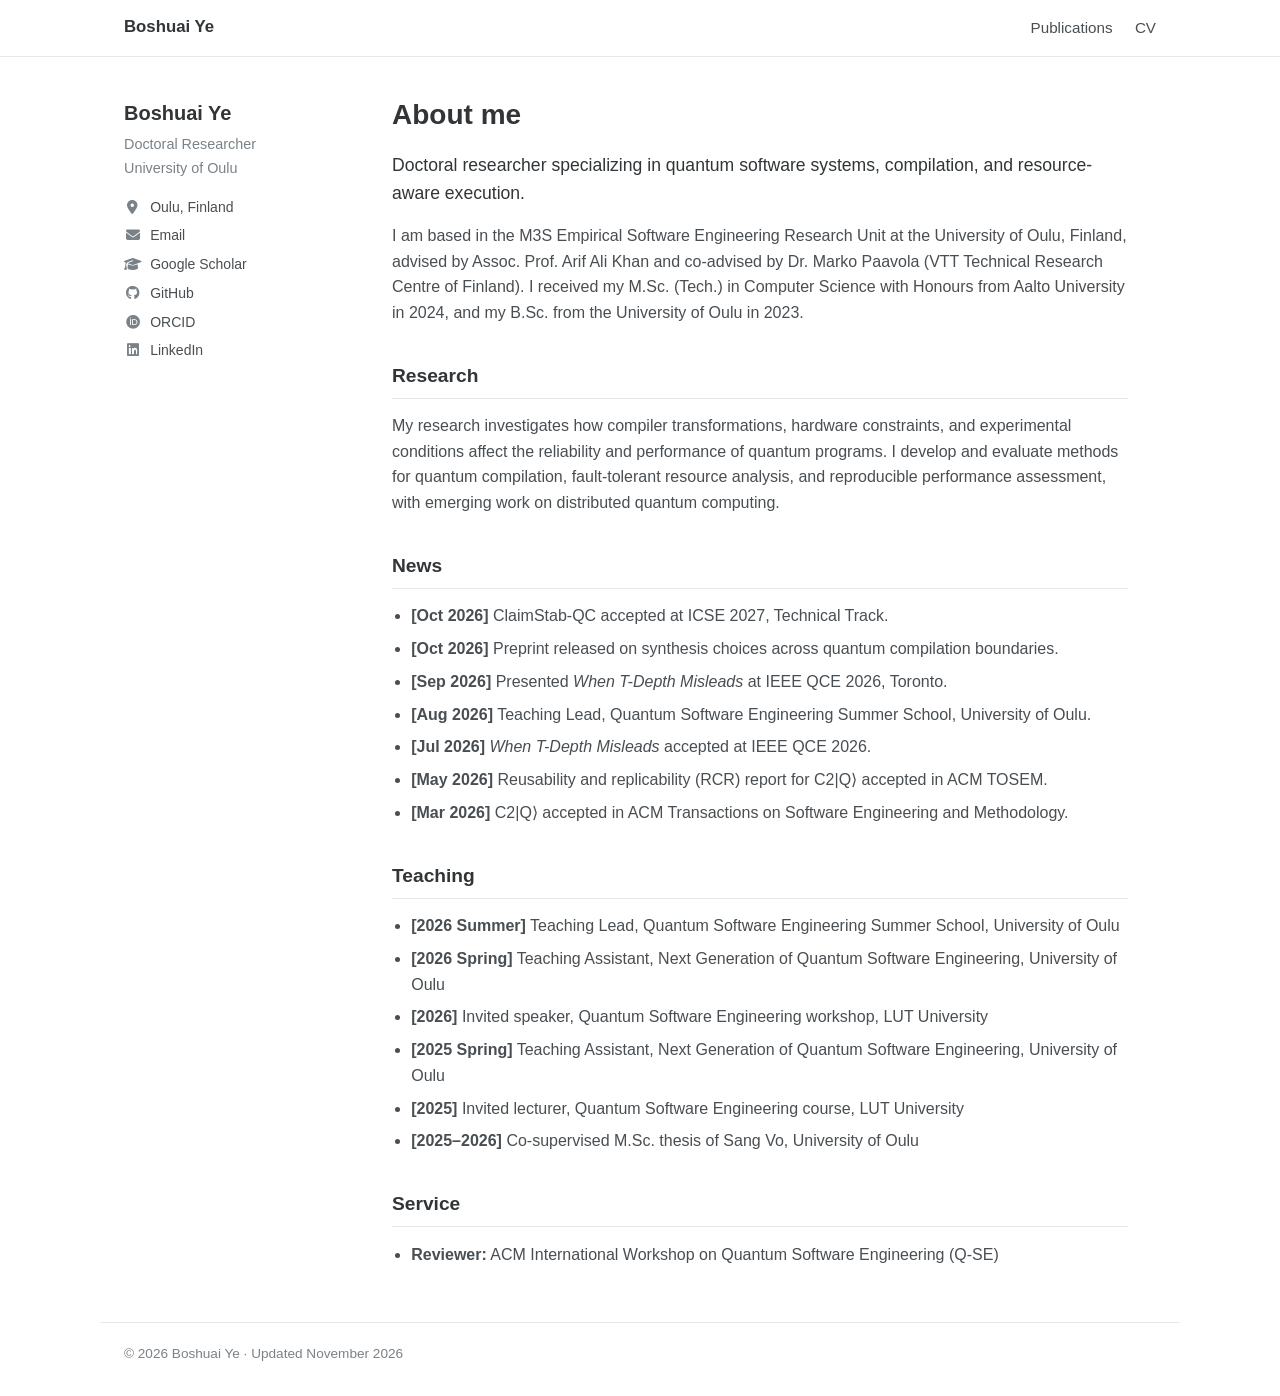
<file: index.html>
<!DOCTYPE html>
<html lang="en">
<head>
  <meta charset="UTF-8">
  <meta name="viewport" content="width=device-width, initial-scale=1.0">
  <title>Boshuai Ye</title>
  <meta name="description" content="Boshuai Ye, University of Oulu: doctoral researcher specializing in quantum software systems, compilation, and resource-aware execution.">
  <link rel="canonical" href="https://bossy-ye.github.io/">
  <link rel="icon" href="data:image/svg+xml,%3Csvg xmlns='http://www.w3.org/2000/svg' viewBox='0 0 64 64'%3E%3Crect width='64' height='64' rx='10' fill='%23236e85'/%3E%3Ctext x='32' y='43' font-family='Helvetica, Arial, sans-serif' font-size='26' font-weight='600' fill='%23ffffff' text-anchor='middle'%3EBY%3C/text%3E%3C/svg%3E">
  <link rel="stylesheet" href="https://cdnjs.cloudflare.com/ajax/libs/font-awesome/6.5.2/css/all.min.css" crossorigin="anonymous" referrerpolicy="no-referrer">
  <link rel="stylesheet" href="styles.css">
  <script type="application/ld+json">
  {
    "@context": "https://schema.org",
    "@type": "Person",
    "name": "Boshuai Ye",
    "jobTitle": "Doctoral Researcher",
    "affiliation": {"@type": "CollegeOrUniversity", "name": "University of Oulu"},
    "url": "https://bossy-ye.github.io/",
    "email": "mailto:boshuai.ye@oulu.fi",
    "sameAs": [
      "https://scholar.google.com/citations?user=jIF6lpkAAAAJ",
      "https://github.com/Bossy-Ye",
      "https://orcid.org/0009-0000-3480-1234",
      "https://www.linkedin.com/in/boshuai-ye-b0a739298/"
    ]
  }
  </script>
</head>
<body>
  <header class="masthead">
    <div class="masthead-inner">
      <a class="site-title" href="index.html">Boshuai Ye</a>
      <nav aria-label="Main navigation">
        <ul class="nav">
          <li><a href="publications.html">Publications</a></li>
          <li><a href="cv.html">CV</a></li>
        </ul>
      </nav>
    </div>
  </header>

  <div class="layout">
    <aside class="sidebar">
      <!-- Portrait: save a square photo as assets/portrait.jpg, then uncomment. -->
      <!-- <img class="avatar" src="assets/portrait.jpg" alt="Boshuai Ye" width="160" height="160"> -->
      <h2 class="author-name">Boshuai Ye</h2>
      <p class="author-bio">Doctoral Researcher<br>University of Oulu</p>
      <ul class="author-urls">
        <li><i class="fa-solid fa-fw fa-location-dot" aria-hidden="true"></i> Oulu, Finland</li>
        <li><a href="mailto:boshuai.ye@oulu.fi"><i class="fa-solid fa-fw fa-envelope" aria-hidden="true"></i> Email</a></li>
        <li><a href="https://scholar.google.com/citations?user=jIF6lpkAAAAJ" target="_blank" rel="noopener noreferrer"><i class="fa-solid fa-fw fa-graduation-cap" aria-hidden="true"></i> Google Scholar</a></li>
        <li><a href="https://github.com/Bossy-Ye" target="_blank" rel="noopener noreferrer"><i class="fa-brands fa-fw fa-github" aria-hidden="true"></i> GitHub</a></li>
        <li><a href="https://orcid.org/0009-0000-3480-1234" target="_blank" rel="noopener noreferrer"><i class="fa-brands fa-fw fa-orcid" aria-hidden="true"></i> ORCID</a></li>
        <li><a href="https://www.linkedin.com/in/boshuai-ye-b0a739298/" target="_blank" rel="noopener noreferrer"><i class="fa-brands fa-fw fa-linkedin" aria-hidden="true"></i> LinkedIn</a></li>
      </ul>
    </aside>

    <main class="page">
      <h1 class="page-title">About me</h1>
      <p class="lead">
        Doctoral researcher specializing in quantum software systems, compilation, and
        resource-aware execution.
      </p>
      <p>
        I am based in the M3S Empirical Software Engineering Research Unit at the
        University of Oulu, Finland, advised by Assoc. Prof. Arif Ali Khan and co-advised by
        Dr. Marko Paavola (VTT Technical Research Centre of Finland). I received my M.Sc. (Tech.)
        in Computer Science with Honours from Aalto University in 2024, and my B.Sc. from the
        University of Oulu in 2023.
      </p>

      <h2 id="research">Research</h2>
      <p>
        My research investigates how compiler transformations, hardware constraints, and
        experimental conditions affect the reliability and performance of quantum programs. I
        develop and evaluate methods for quantum compilation, fault-tolerant resource analysis,
        and reproducible performance assessment, with emerging work on distributed quantum
        computing.
      </p>

      <h2 id="news">News</h2>
      <ul class="plain-list">
        <li><strong>[Oct 2026]</strong> ClaimStab-QC accepted at ICSE 2027, Technical Track.</li>
        <li><strong>[Oct 2026]</strong> Preprint released on synthesis choices across quantum compilation boundaries.</li>
        <li><strong>[Sep 2026]</strong> Presented <em>When T-Depth Misleads</em> at IEEE QCE 2026, Toronto.</li>
        <li><strong>[Aug 2026]</strong> Teaching Lead, Quantum Software Engineering Summer School, University of Oulu.</li>
        <li><strong>[Jul 2026]</strong> <em>When T-Depth Misleads</em> accepted at IEEE QCE 2026.</li>
        <li><strong>[May 2026]</strong> Reusability and replicability (RCR) report for C2|Q⟩ accepted in ACM TOSEM.</li>
        <li><strong>[Mar 2026]</strong> C2|Q⟩ accepted in ACM Transactions on Software Engineering and Methodology.</li>
      </ul>

      <h2 id="teaching">Teaching</h2>
      <ul class="plain-list">
        <li><strong>[2026 Summer]</strong> Teaching Lead, Quantum Software Engineering Summer School, University of Oulu</li>
        <li><strong>[2026 Spring]</strong> Teaching Assistant, Next Generation of Quantum Software Engineering, University of Oulu</li>
        <li><strong>[2026]</strong> Invited speaker, Quantum Software Engineering workshop, LUT University</li>
        <li><strong>[2025 Spring]</strong> Teaching Assistant, Next Generation of Quantum Software Engineering, University of Oulu</li>
        <li><strong>[2025]</strong> Invited lecturer, Quantum Software Engineering course, LUT University</li>
        <li><strong>[2025–2026]</strong> Co-supervised M.Sc. thesis of Sang Vo, University of Oulu</li>
      </ul>

      <h2 id="service">Service</h2>
      <ul class="plain-list">
        <li><strong>Reviewer:</strong> ACM International Workshop on Quantum Software Engineering (Q-SE)</li>
      </ul>
    </main>
  </div>

  <footer class="site-footer">
    <p>© 2026 Boshuai Ye · Updated November 2026</p>
  </footer>
</body>
</html>
</file>
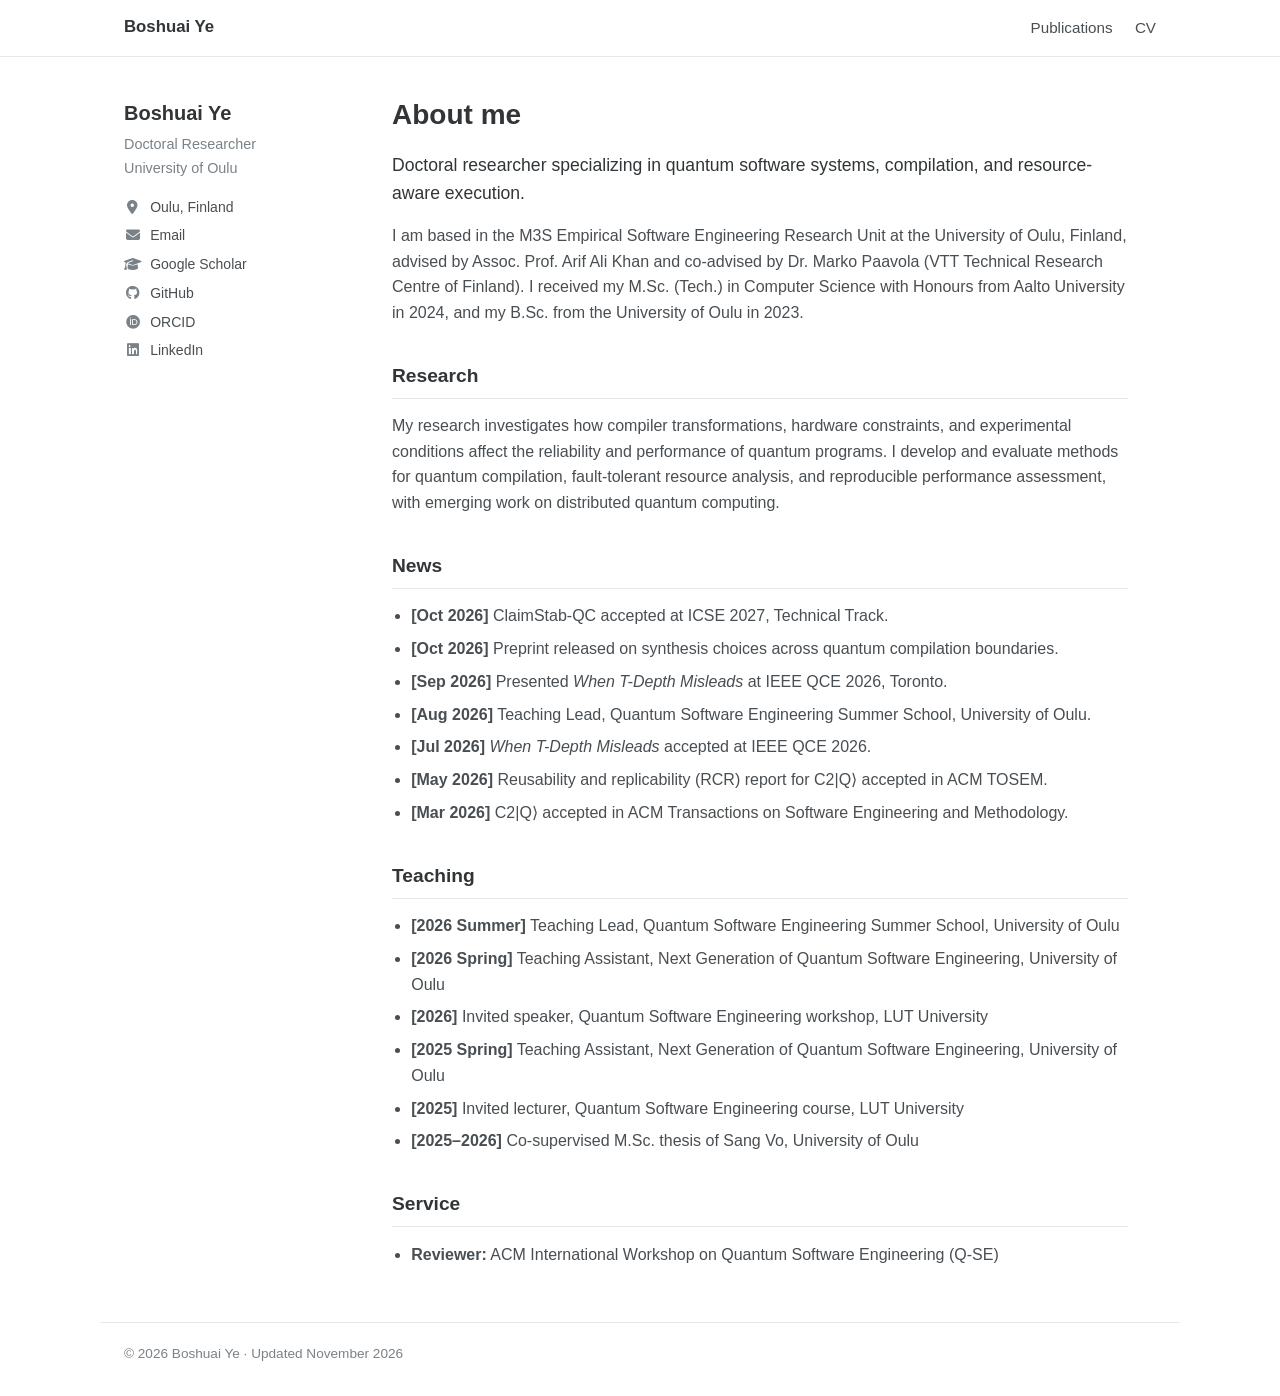
<file: about.html>
<!DOCTYPE html>
<html lang="en">
<head>
  <meta charset="UTF-8">
  <meta http-equiv="refresh" content="0; url=index.html">
  <title>Boshuai Ye</title>
  <link rel="canonical" href="https://bossy-ye.github.io/">
</head>
<body>
  <p>This page has moved to <a href="index.html">the home page</a>.</p>
</body>
</html>
</file>
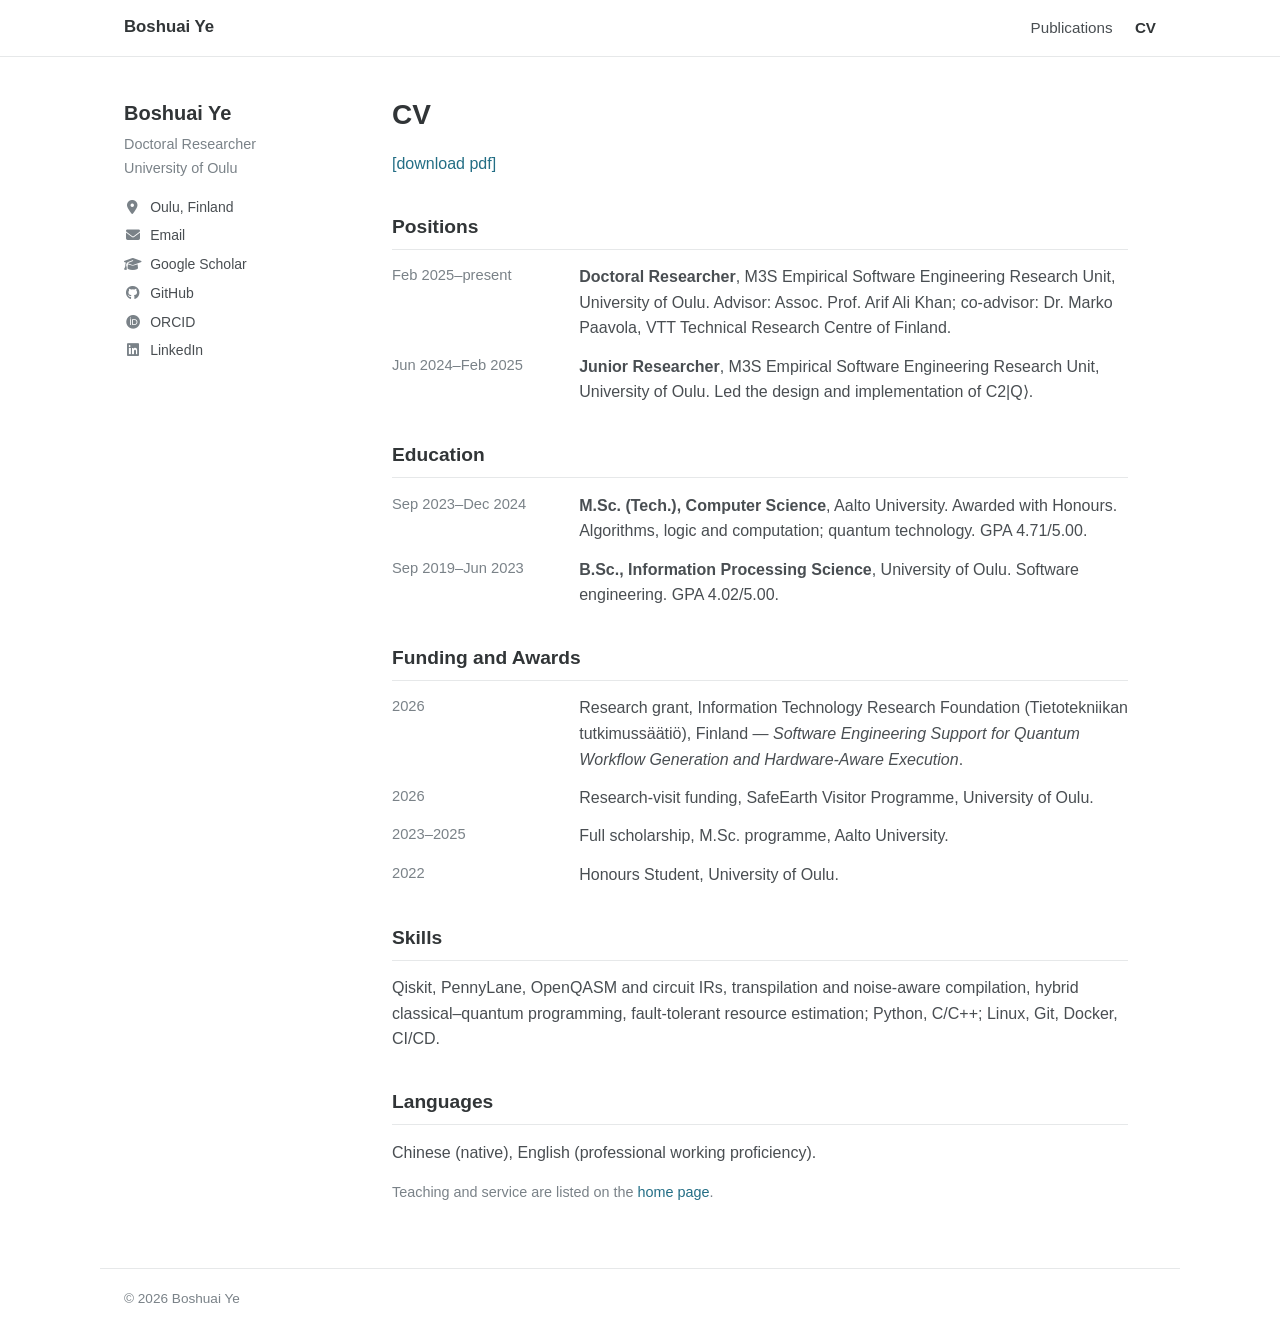
<file: cv.html>
<!DOCTYPE html>
<html lang="en">
<head>
  <meta charset="UTF-8">
  <meta name="viewport" content="width=device-width, initial-scale=1.0">
  <title>CV — Boshuai Ye</title>
  <meta name="description" content="Curriculum vitae of Boshuai Ye: positions, education, funding and awards, and skills in quantum software engineering.">
  <link rel="canonical" href="https://bossy-ye.github.io/cv.html">
  <link rel="icon" href="data:image/svg+xml,%3Csvg xmlns='http://www.w3.org/2000/svg' viewBox='0 0 64 64'%3E%3Crect width='64' height='64' rx='10' fill='%23236e85'/%3E%3Ctext x='32' y='43' font-family='Helvetica, Arial, sans-serif' font-size='26' font-weight='600' fill='%23ffffff' text-anchor='middle'%3EBY%3C/text%3E%3C/svg%3E">
  <link rel="stylesheet" href="https://cdnjs.cloudflare.com/ajax/libs/font-awesome/6.5.2/css/all.min.css" crossorigin="anonymous" referrerpolicy="no-referrer">
  <link rel="stylesheet" href="styles.css">
</head>
<body>
  <header class="masthead">
    <div class="masthead-inner">
      <a class="site-title" href="index.html">Boshuai Ye</a>
      <nav aria-label="Main navigation">
        <ul class="nav">
          <li><a href="publications.html">Publications</a></li>
          <li><a class="active" aria-current="page" href="cv.html">CV</a></li>
        </ul>
      </nav>
    </div>
  </header>

  <div class="layout">
    <aside class="sidebar">
      <!-- Portrait: save a square photo as assets/portrait.jpg, then uncomment. -->
      <!-- <img class="avatar" src="assets/portrait.jpg" alt="Boshuai Ye" width="160" height="160"> -->
      <h2 class="author-name">Boshuai Ye</h2>
      <p class="author-bio">Doctoral Researcher<br>University of Oulu</p>
      <ul class="author-urls">
        <li><i class="fa-solid fa-fw fa-location-dot" aria-hidden="true"></i> Oulu, Finland</li>
        <li><a href="mailto:boshuai.ye@oulu.fi"><i class="fa-solid fa-fw fa-envelope" aria-hidden="true"></i> Email</a></li>
        <li><a href="https://scholar.google.com/citations?user=jIF6lpkAAAAJ" target="_blank" rel="noopener noreferrer"><i class="fa-solid fa-fw fa-graduation-cap" aria-hidden="true"></i> Google Scholar</a></li>
        <li><a href="https://github.com/Bossy-Ye" target="_blank" rel="noopener noreferrer"><i class="fa-brands fa-fw fa-github" aria-hidden="true"></i> GitHub</a></li>
        <li><a href="https://orcid.org/0009-0000-3480-1234" target="_blank" rel="noopener noreferrer"><i class="fa-brands fa-fw fa-orcid" aria-hidden="true"></i> ORCID</a></li>
        <li><a href="https://www.linkedin.com/in/boshuai-ye-b0a739298/" target="_blank" rel="noopener noreferrer"><i class="fa-brands fa-fw fa-linkedin" aria-hidden="true"></i> LinkedIn</a></li>
      </ul>
    </aside>

    <main class="page">
      <h1 class="page-title">CV</h1>
      <p><a href="assets/boshuai-ye-cv.pdf">[download pdf]</a></p>

      <h2>Positions</h2>
      <ul class="cv-list">
        <li class="cv-row"><span class="cv-date">Feb 2025–present</span><span class="cv-body"><strong>Doctoral Researcher</strong>, M3S Empirical Software Engineering Research Unit, University of Oulu. Advisor: Assoc. Prof. Arif Ali Khan; co-advisor: Dr. Marko Paavola, VTT Technical Research Centre of Finland.</span></li>
        <li class="cv-row"><span class="cv-date">Jun 2024–Feb 2025</span><span class="cv-body"><strong>Junior Researcher</strong>, M3S Empirical Software Engineering Research Unit, University of Oulu. Led the design and implementation of C2|Q⟩.</span></li>
      </ul>

      <h2>Education</h2>
      <ul class="cv-list">
        <li class="cv-row"><span class="cv-date">Sep 2023–Dec 2024</span><span class="cv-body"><strong>M.Sc. (Tech.), Computer Science</strong>, Aalto University. Awarded with Honours. Algorithms, logic and computation; quantum technology. GPA 4.71/5.00.</span></li>
        <li class="cv-row"><span class="cv-date">Sep 2019–Jun 2023</span><span class="cv-body"><strong>B.Sc., Information Processing Science</strong>, University of Oulu. Software engineering. GPA 4.02/5.00.</span></li>
      </ul>

      <h2>Funding and Awards</h2>
      <ul class="cv-list">
        <li class="cv-row"><span class="cv-date">2026</span><span class="cv-body">Research grant, Information Technology Research Foundation (Tietotekniikan tutkimussäätiö), Finland — <em>Software Engineering Support for Quantum Workflow Generation and Hardware-Aware Execution</em>.</span></li>
        <li class="cv-row"><span class="cv-date">2026</span><span class="cv-body">Research-visit funding, SafeEarth Visitor Programme, University of Oulu.</span></li>
        <li class="cv-row"><span class="cv-date">2023–2025</span><span class="cv-body">Full scholarship, M.Sc. programme, Aalto University.</span></li>
        <li class="cv-row"><span class="cv-date">2022</span><span class="cv-body">Honours Student, University of Oulu.</span></li>
      </ul>

      <h2>Skills</h2>
      <p>Qiskit, PennyLane, OpenQASM and circuit IRs, transpilation and noise-aware compilation,
      hybrid classical–quantum programming, fault-tolerant resource estimation; Python, C/C++;
      Linux, Git, Docker, CI/CD.</p>

      <h2>Languages</h2>
      <p>Chinese (native), English (professional working proficiency).</p>

      <p class="muted">Teaching and service are listed on the <a href="index.html#teaching">home page</a>.</p>
    </main>
  </div>

  <footer class="site-footer">
    <p>© 2026 Boshuai Ye</p>
  </footer>
</body>
</html>
</file>
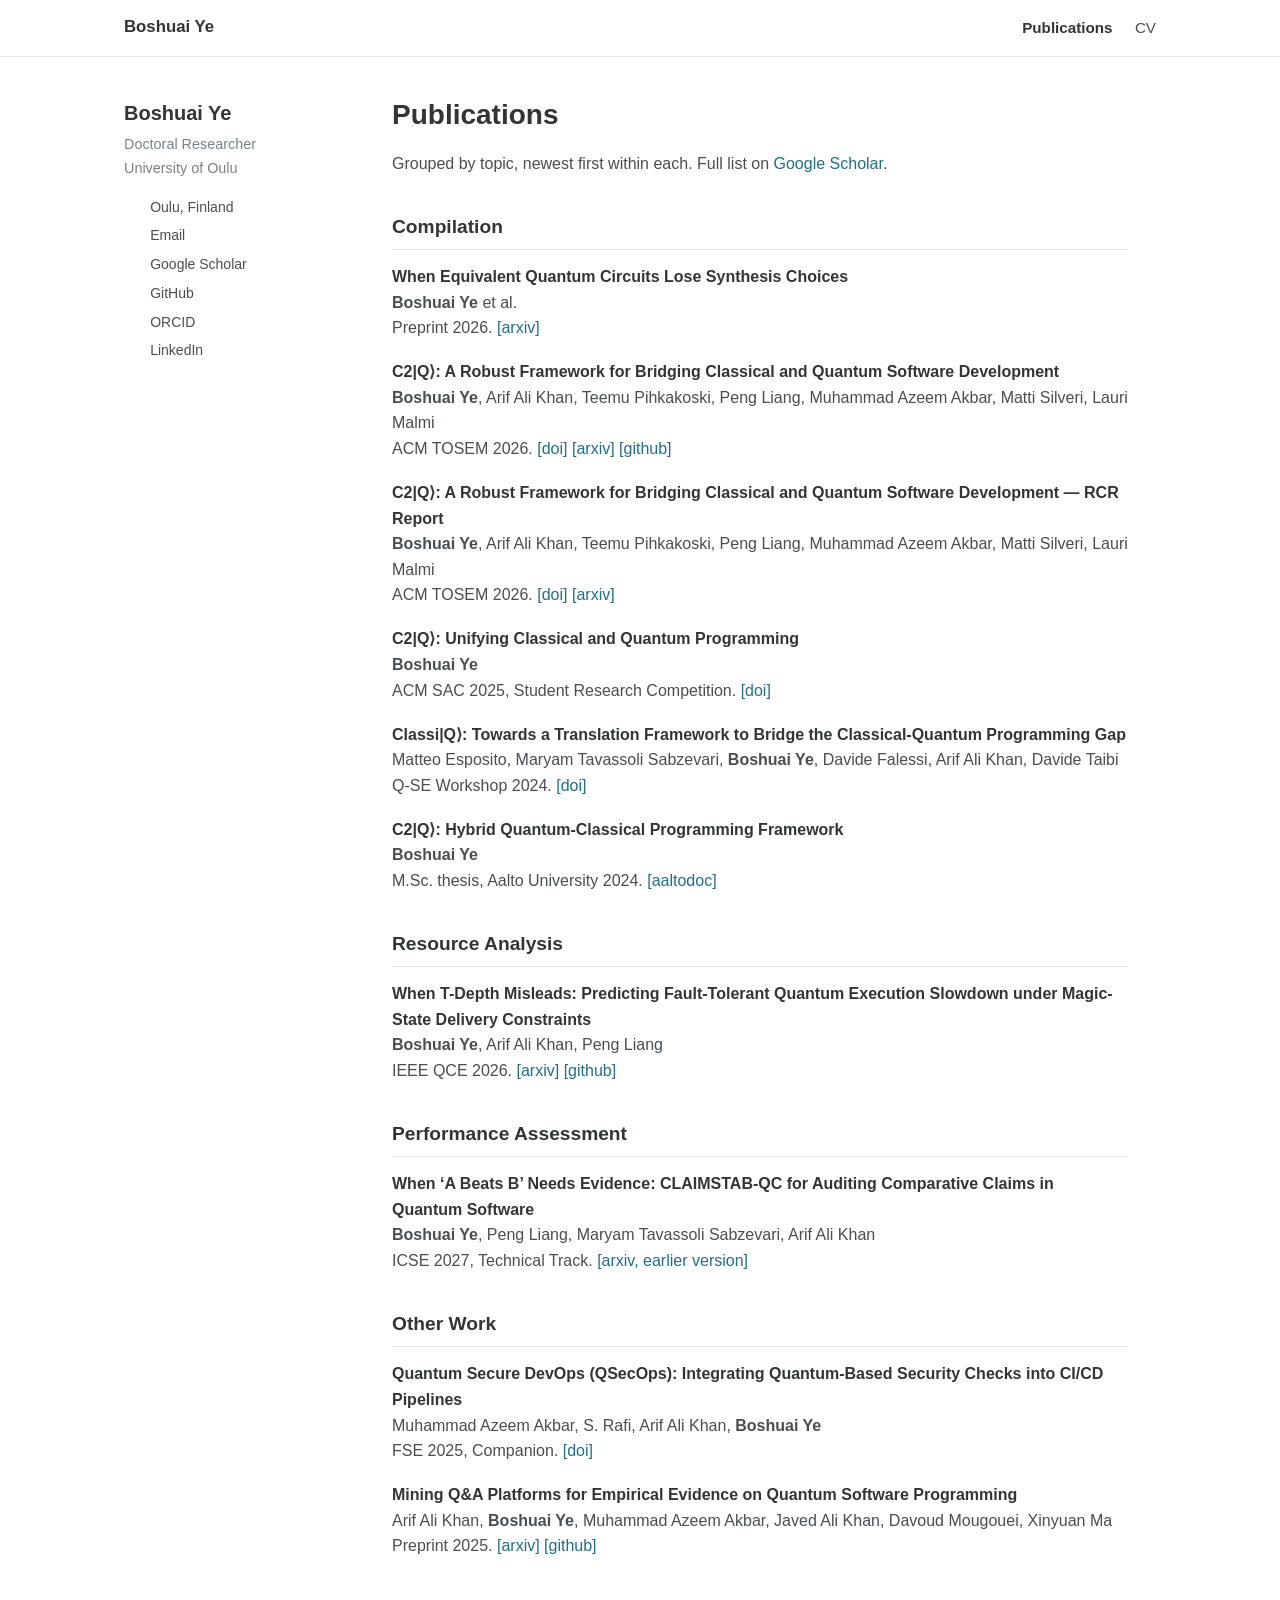
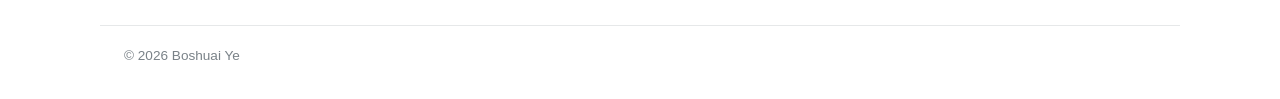
<file: projects.html>
<!DOCTYPE html>
<html lang="en">
<head>
  <meta charset="UTF-8">
  <meta http-equiv="refresh" content="0; url=publications.html">
  <title>Boshuai Ye</title>
  <link rel="canonical" href="https://bossy-ye.github.io/publications.html">
</head>
<body>
  <p>This page has moved to <a href="publications.html">Publications</a>.</p>
</body>
</html>
</file>
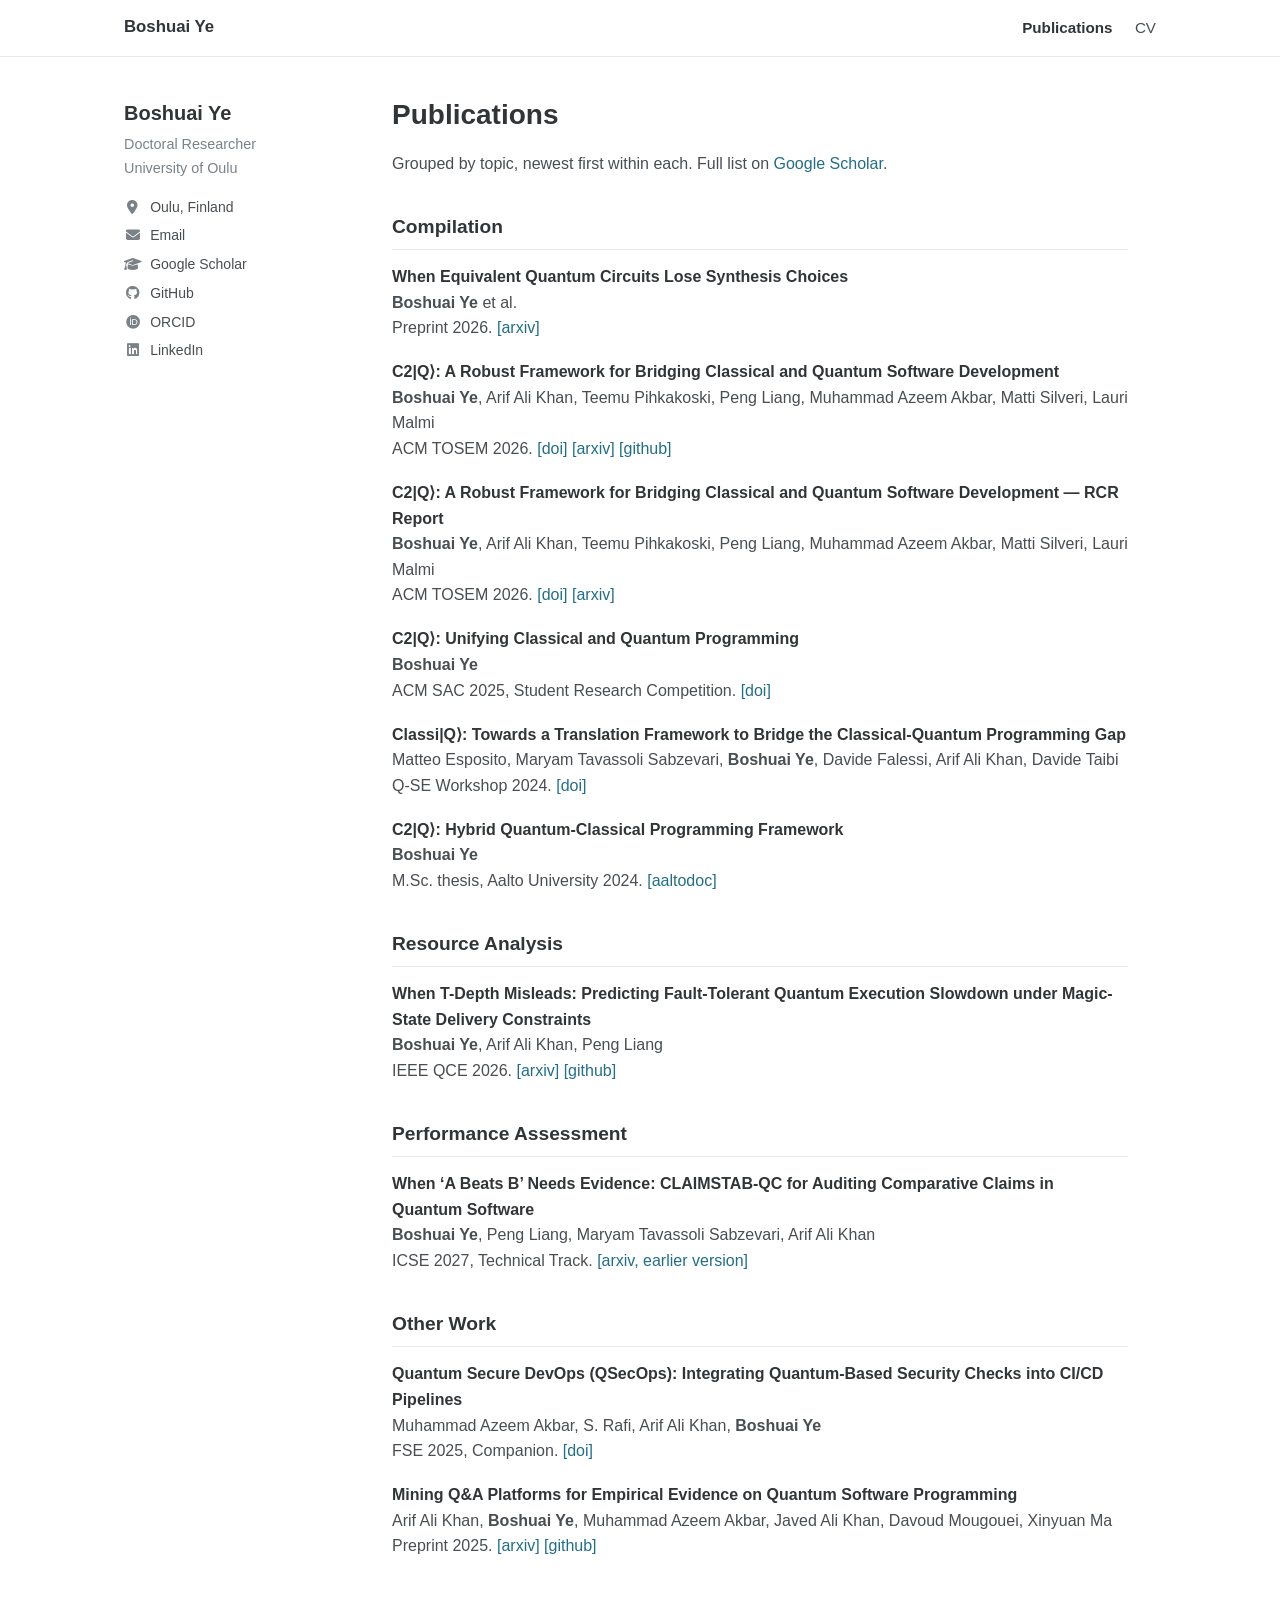
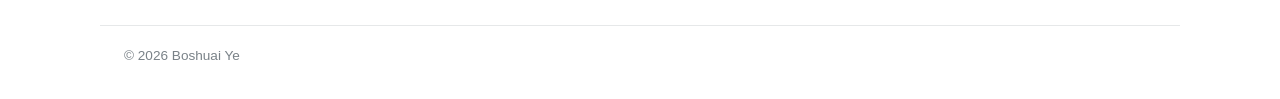
<file: publications.html>
<!DOCTYPE html>
<html lang="en">
<head>
  <meta charset="UTF-8">
  <meta name="viewport" content="width=device-width, initial-scale=1.0">
  <title>Publications — Boshuai Ye</title>
  <meta name="description" content="Publications of Boshuai Ye in quantum software engineering, grouped by topic: ICSE 2027, ACM TOSEM 2026, IEEE QCE 2026 and more.">
  <link rel="canonical" href="https://bossy-ye.github.io/publications.html">
  <link rel="icon" href="data:image/svg+xml,%3Csvg xmlns='http://www.w3.org/2000/svg' viewBox='0 0 64 64'%3E%3Crect width='64' height='64' rx='10' fill='%23236e85'/%3E%3Ctext x='32' y='43' font-family='Helvetica, Arial, sans-serif' font-size='26' font-weight='600' fill='%23ffffff' text-anchor='middle'%3EBY%3C/text%3E%3C/svg%3E">
  <link rel="stylesheet" href="https://cdnjs.cloudflare.com/ajax/libs/font-awesome/6.5.2/css/all.min.css" crossorigin="anonymous" referrerpolicy="no-referrer">
  <link rel="stylesheet" href="styles.css">
</head>
<body>
  <header class="masthead">
    <div class="masthead-inner">
      <a class="site-title" href="index.html">Boshuai Ye</a>
      <nav aria-label="Main navigation">
        <ul class="nav">
          <li><a class="active" aria-current="page" href="publications.html">Publications</a></li>
          <li><a href="cv.html">CV</a></li>
        </ul>
      </nav>
    </div>
  </header>

  <div class="layout">
    <aside class="sidebar">
      <!-- Portrait: save a square photo as assets/portrait.jpg, then uncomment. -->
      <!-- <img class="avatar" src="assets/portrait.jpg" alt="Boshuai Ye" width="160" height="160"> -->
      <h2 class="author-name">Boshuai Ye</h2>
      <p class="author-bio">Doctoral Researcher<br>University of Oulu</p>
      <ul class="author-urls">
        <li><i class="fa-solid fa-fw fa-location-dot" aria-hidden="true"></i> Oulu, Finland</li>
        <li><a href="mailto:boshuai.ye@oulu.fi"><i class="fa-solid fa-fw fa-envelope" aria-hidden="true"></i> Email</a></li>
        <li><a href="https://scholar.google.com/citations?user=jIF6lpkAAAAJ" target="_blank" rel="noopener noreferrer"><i class="fa-solid fa-fw fa-graduation-cap" aria-hidden="true"></i> Google Scholar</a></li>
        <li><a href="https://github.com/Bossy-Ye" target="_blank" rel="noopener noreferrer"><i class="fa-brands fa-fw fa-github" aria-hidden="true"></i> GitHub</a></li>
        <li><a href="https://orcid.org/0009-0000-3480-1234" target="_blank" rel="noopener noreferrer"><i class="fa-brands fa-fw fa-orcid" aria-hidden="true"></i> ORCID</a></li>
        <li><a href="https://www.linkedin.com/in/boshuai-ye-b0a739298/" target="_blank" rel="noopener noreferrer"><i class="fa-brands fa-fw fa-linkedin" aria-hidden="true"></i> LinkedIn</a></li>
      </ul>
    </aside>

    <main class="page">
      <h1 class="page-title">Publications</h1>
      <p>Grouped by topic, newest first within each. Full list on
      <a href="https://scholar.google.com/citations?user=jIF6lpkAAAAJ" target="_blank" rel="noopener noreferrer">Google Scholar</a>.</p>

      <h2>Compilation</h2>
      <ul class="pub-list">
        <li>
          <span class="pub-title">When Equivalent Quantum Circuits Lose Synthesis Choices</span><br>
          <strong>Boshuai Ye</strong> et al.<br>
          Preprint 2026. <a href="https://arxiv.org/abs/2610.06142" target="_blank" rel="noopener noreferrer">[arxiv]</a>
        </li>
        <li>
          <span class="pub-title">C2|Q⟩: A Robust Framework for Bridging Classical and Quantum Software Development</span><br>
          <strong>Boshuai Ye</strong>, Arif Ali Khan, Teemu Pihkakoski, Peng Liang, Muhammad Azeem Akbar, Matti Silveri, Lauri Malmi<br>
          ACM TOSEM 2026. <a href="https://doi.org/10.1145/3803018" target="_blank" rel="noopener noreferrer">[doi]</a> <a href="https://arxiv.org/abs/2510.02854" target="_blank" rel="noopener noreferrer">[arxiv]</a> <a href="https://github.com/C2-Q/C2Q" target="_blank" rel="noopener noreferrer">[github]</a>
        </li>
        <li>
          <span class="pub-title">C2|Q⟩: A Robust Framework for Bridging Classical and Quantum Software Development — RCR Report</span><br>
          <strong>Boshuai Ye</strong>, Arif Ali Khan, Teemu Pihkakoski, Peng Liang, Muhammad Azeem Akbar, Matti Silveri, Lauri Malmi<br>
          ACM TOSEM 2026. <a href="https://doi.org/10.1145/3833408" target="_blank" rel="noopener noreferrer">[doi]</a> <a href="https://arxiv.org/abs/2604.04112" target="_blank" rel="noopener noreferrer">[arxiv]</a>
        </li>
        <li>
          <span class="pub-title">C2|Q⟩: Unifying Classical and Quantum Programming</span><br>
          <strong>Boshuai Ye</strong><br>
          ACM SAC 2025, Student Research Competition. <a href="https://doi.org/10.1145/3672608.3707991" target="_blank" rel="noopener noreferrer">[doi]</a>
        </li>
        <li>
          <span class="pub-title">Classi|Q⟩: Towards a Translation Framework to Bridge the Classical-Quantum Programming Gap</span><br>
          Matteo Esposito, Maryam Tavassoli Sabzevari, <strong>Boshuai Ye</strong>, Davide Falessi, Arif Ali Khan, Davide Taibi<br>
          Q-SE Workshop 2024. <a href="https://doi.org/10.1145/3663531.3664752" target="_blank" rel="noopener noreferrer">[doi]</a>
        </li>
        <li>
          <span class="pub-title">C2|Q⟩: Hybrid Quantum-Classical Programming Framework</span><br>
          <strong>Boshuai Ye</strong><br>
          M.Sc. thesis, Aalto University 2024. <a href="https://aaltodoc.aalto.fi/items/dfcf5506-1fc5-45ca-ac86-2095969a47a2" target="_blank" rel="noopener noreferrer">[aaltodoc]</a>
        </li>
      </ul>

      <h2>Resource Analysis</h2>
      <ul class="pub-list">
        <li>
          <span class="pub-title">When T-Depth Misleads: Predicting Fault-Tolerant Quantum Execution Slowdown under Magic-State Delivery Constraints</span><br>
          <strong>Boshuai Ye</strong>, Arif Ali Khan, Peng Liang<br>
          IEEE QCE 2026. <a href="https://arxiv.org/abs/2604.11409" target="_blank" rel="noopener noreferrer">[arxiv]</a> <a href="https://github.com/C2-Q/BARC" target="_blank" rel="noopener noreferrer">[github]</a>
        </li>
      </ul>

      <h2>Performance Assessment</h2>
      <ul class="pub-list">
        <li>
          <span class="pub-title">When &lsquo;A Beats B&rsquo; Needs Evidence: CLAIMSTAB-QC for Auditing Comparative Claims in Quantum Software</span><br>
          <strong>Boshuai Ye</strong>, Peng Liang, Maryam Tavassoli Sabzevari, Arif Ali Khan<br>
          ICSE 2027, Technical Track. <a href="https://arxiv.org/abs/2607.00516" target="_blank" rel="noopener noreferrer">[arxiv, earlier version]</a>
        </li>
      </ul>

      <h2>Other Work</h2>
      <ul class="pub-list">
        <li>
          <span class="pub-title">Quantum Secure DevOps (QSecOps): Integrating Quantum-Based Security Checks into CI/CD Pipelines</span><br>
          Muhammad Azeem Akbar, S. Rafi, Arif Ali Khan, <strong>Boshuai Ye</strong><br>
          FSE 2025, Companion. <a href="https://doi.org/10.1145/3696630.3731624" target="_blank" rel="noopener noreferrer">[doi]</a>
        </li>
        <li>
          <span class="pub-title">Mining Q&amp;A Platforms for Empirical Evidence on Quantum Software Programming</span><br>
          Arif Ali Khan, <strong>Boshuai Ye</strong>, Muhammad Azeem Akbar, Javed Ali Khan, Davoud Mougouei, Xinyuan Ma<br>
          Preprint 2025. <a href="https://arxiv.org/abs/2503.05240" target="_blank" rel="noopener noreferrer">[arxiv]</a> <a href="https://github.com/Bossy-Ye/Quantum-Q-A-Mining" target="_blank" rel="noopener noreferrer">[github]</a>
        </li>
      </ul>
    </main>
  </div>

  <footer class="site-footer">
    <p>© 2026 Boshuai Ye</p>
  </footer>
</body>
</html>
</file>
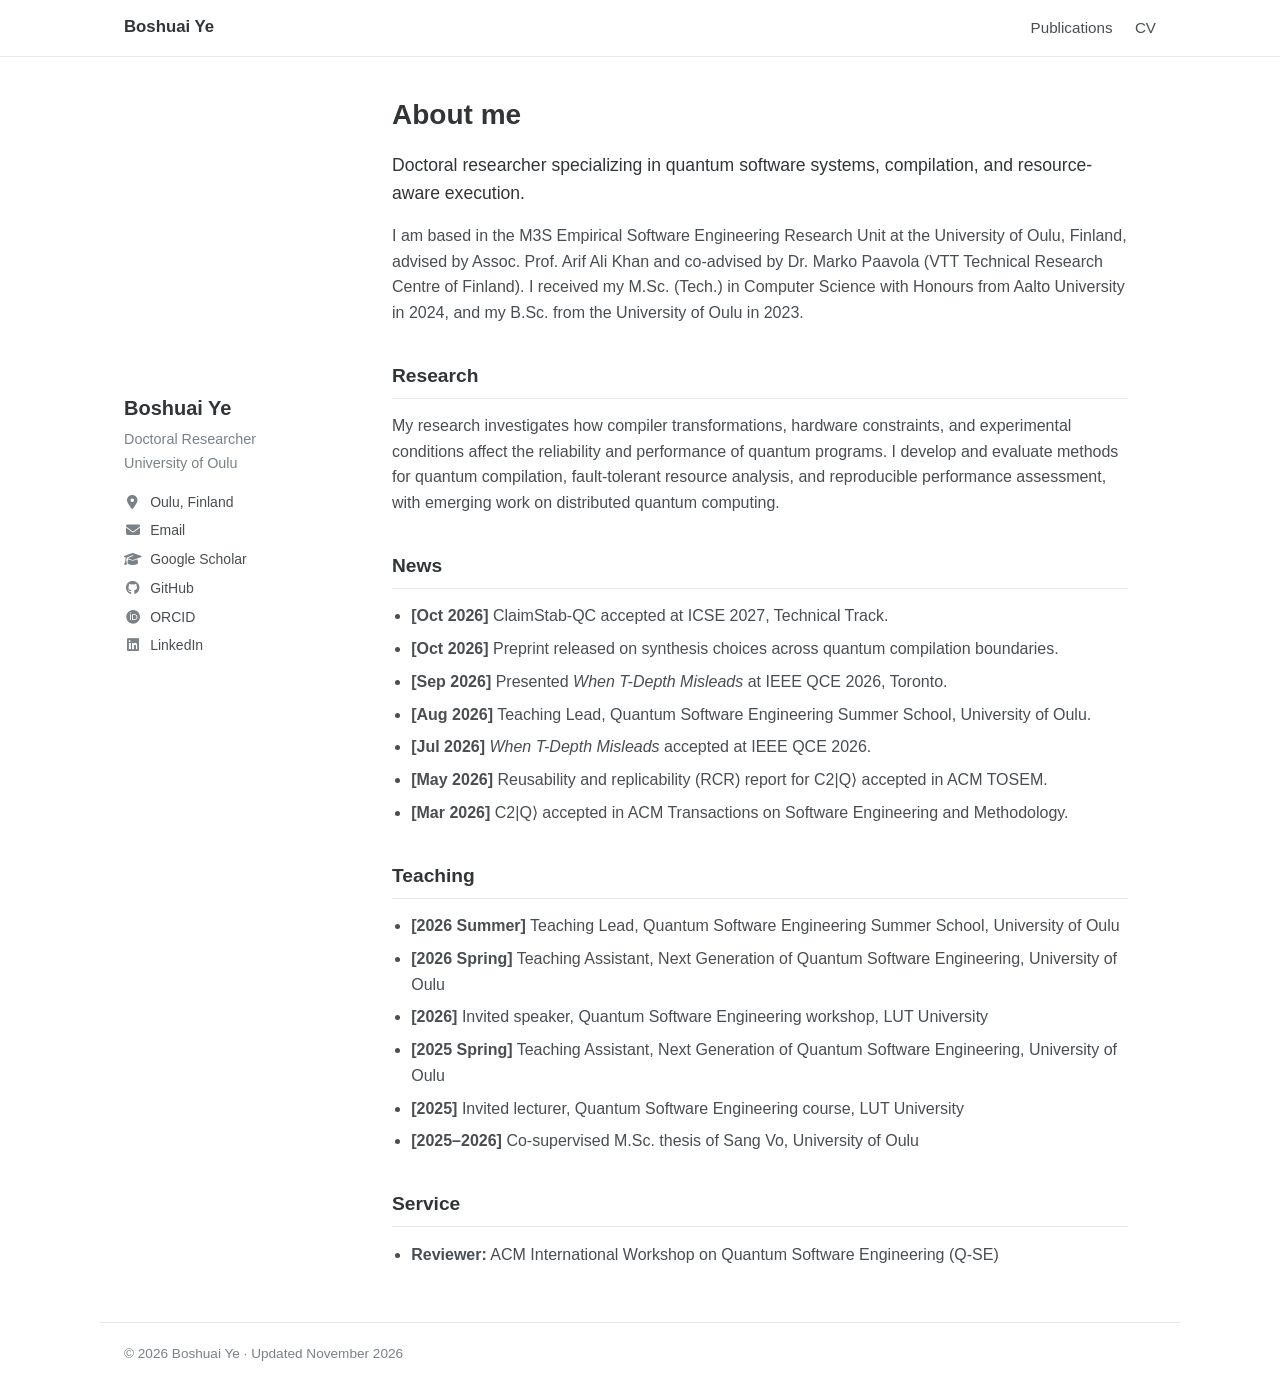
<file: research.html>
<!DOCTYPE html>
<html lang="en">
<head>
  <meta charset="UTF-8">
  <meta http-equiv="refresh" content="0; url=index.html#research">
  <title>Boshuai Ye</title>
  <link rel="canonical" href="https://bossy-ye.github.io/index.html">
</head>
<body>
  <p>This page has moved to <a href="index.html#research">the home page</a>.</p>
</body>
</html>
</file>
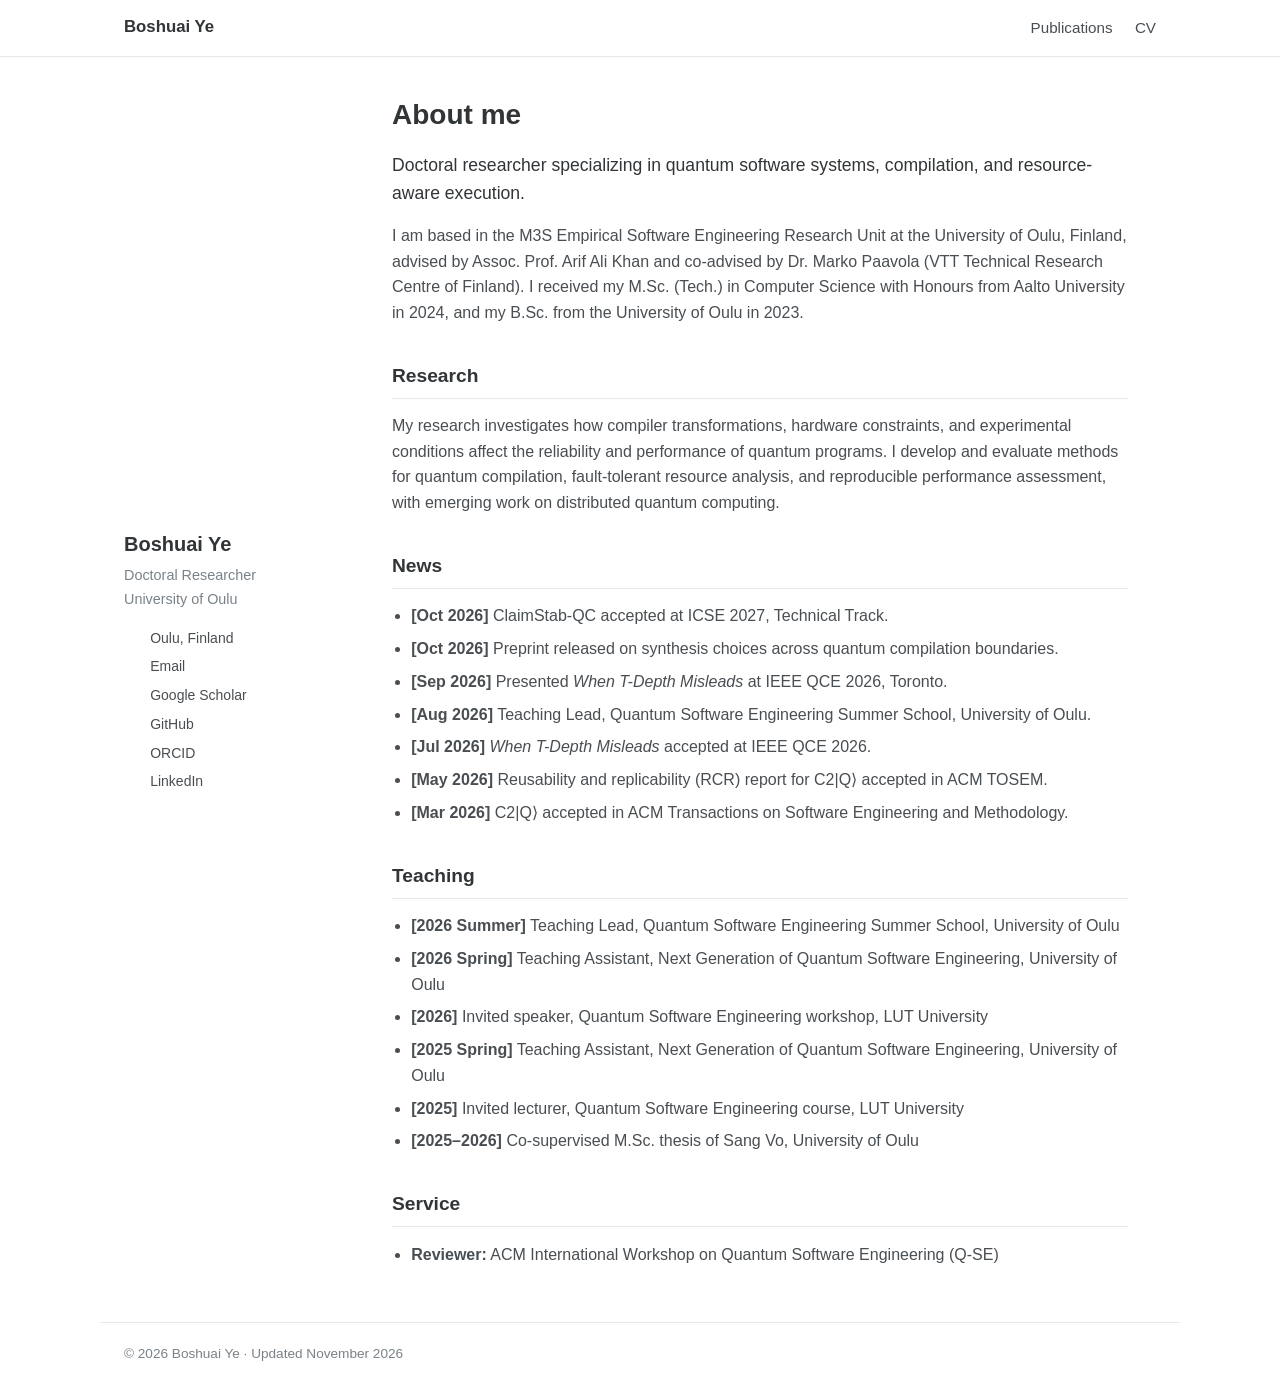
<file: teaching.html>
<!DOCTYPE html>
<html lang="en">
<head>
  <meta charset="UTF-8">
  <meta http-equiv="refresh" content="0; url=index.html#teaching">
  <title>Boshuai Ye</title>
  <link rel="canonical" href="https://bossy-ye.github.io/index.html">
</head>
<body>
  <p>This page has moved to <a href="index.html#teaching">the home page</a>.</p>
</body>
</html>
</file>
<file: styles.css>
:root {
  --text: #494e52;
  --heading: #313537;
  --muted: #7a8288;
  --rule: #e6e8e9;
  --link: #236e85;
  --link-hover: #174b5b;
  --background: #ffffff;
  --sidebar-width: 220px;
  --max-width: 1080px;
}

*,
*::before,
*::after {
  box-sizing: border-box;
}

html {
  font-size: 16px;
  -webkit-text-size-adjust: 100%;
}

body {
  margin: 0;
  font-family: -apple-system, BlinkMacSystemFont, "Roboto", "Segoe UI", "Helvetica Neue", "Lucida Grande", Arial, sans-serif;
  line-height: 1.6;
  color: var(--text);
  background: var(--background);
}

a {
  color: var(--link);
  text-decoration: none;
}

a:hover,
a:focus-visible {
  color: var(--link-hover);
  text-decoration: underline;
}

/* Masthead */

.masthead {
  border-bottom: 1px solid var(--rule);
}

.masthead-inner {
  display: flex;
  align-items: center;
  justify-content: space-between;
  gap: 1rem;
  max-width: var(--max-width);
  margin: 0 auto;
  padding: 0.9rem 1.5rem;
}

.site-title {
  color: var(--heading);
  font-weight: 700;
  font-size: 1.05rem;
}

.site-title:hover,
.site-title:focus-visible {
  color: var(--heading);
  text-decoration: none;
}

.nav {
  display: flex;
  gap: 1.4rem;
  list-style: none;
  margin: 0;
  padding: 0;
}

.nav a {
  color: var(--text);
  font-size: 0.95rem;
}

.nav a.active {
  color: var(--heading);
  font-weight: 600;
}

/* Two-column layout */

.layout {
  display: grid;
  grid-template-columns: var(--sidebar-width) minmax(0, 1fr);
  gap: 3rem;
  max-width: var(--max-width);
  margin: 0 auto;
  padding: 2.5rem 1.5rem 3rem;
}

.sidebar {
  position: sticky;
  top: 2rem;
  align-self: start;
}

.avatar {
  display: block;
  width: 160px;
  height: 160px;
  object-fit: cover;
  border-radius: 50%;
  border: 1px solid var(--rule);
  margin-bottom: 1rem;
}

.author-name {
  margin: 0 0 0.3rem;
  padding: 0;
  border: 0;
  font-size: 1.25rem;
  font-weight: 600;
  color: var(--heading);
}

.author-bio {
  margin: 0 0 1rem;
  font-size: 0.9rem;
  color: var(--muted);
}

.author-urls {
  list-style: none;
  margin: 0;
  padding: 0;
  font-size: 0.875rem;
}

.author-urls li {
  margin-bottom: 0.4rem;
  white-space: nowrap;
}

.author-urls a {
  color: var(--text);
}

.author-urls a:hover,
.author-urls a:focus-visible {
  color: var(--link);
}

.author-urls i {
  color: var(--muted);
  margin-right: 0.3rem;
}

/* Page content */

.page {
  min-width: 0;
  max-width: 46rem;
}

.page-title {
  margin: 0 0 1.2rem;
  font-size: 1.75rem;
  font-weight: 600;
  color: var(--heading);
  line-height: 1.25;
}

h2 {
  margin: 2.2rem 0 0.9rem;
  padding-bottom: 0.4rem;
  border-bottom: 1px solid var(--rule);
  font-size: 1.2rem;
  font-weight: 600;
  color: var(--heading);
}

p {
  margin: 0 0 1rem;
}

.lead {
  font-size: 1.1rem;
  color: var(--heading);
}

.muted {
  color: var(--muted);
  font-size: 0.9rem;
}

.plain-list {
  margin: 0;
  padding-left: 1.2rem;
}

.plain-list li {
  margin-bottom: 0.45rem;
}

/* Publications */

.pub-list {
  list-style: none;
  margin: 0;
  padding: 0;
}

.pub-list li {
  margin-bottom: 1.15rem;
}

.pub-title {
  font-weight: 600;
  color: var(--heading);
}

/* CV rows */

.cv-list {
  list-style: none;
  margin: 0;
  padding: 0;
}

.cv-row {
  display: grid;
  grid-template-columns: 10.5rem minmax(0, 1fr);
  gap: 0.3rem 1.2rem;
  margin-bottom: 0.8rem;
}

.cv-date {
  color: var(--muted);
  font-size: 0.92rem;
  white-space: nowrap;
}

/* Footer */

.site-footer {
  border-top: 1px solid var(--rule);
  max-width: var(--max-width);
  margin: 0 auto;
  padding: 1.2rem 1.5rem 2rem;
}

.site-footer p {
  margin: 0;
  font-size: 0.85rem;
  color: var(--muted);
}

/* Narrow screens: sidebar stacks above the content */

@media (max-width: 800px) {
  .masthead-inner {
    padding: 0.8rem 1rem;
  }

  .layout {
    grid-template-columns: 1fr;
    gap: 1.5rem;
    padding: 1.5rem 1rem 2.5rem;
  }

  .sidebar {
    position: static;
    padding-bottom: 1.2rem;
    border-bottom: 1px solid var(--rule);
  }

  .author-urls {
    display: flex;
    flex-wrap: wrap;
    gap: 0.3rem 1rem;
  }

  .author-urls li {
    margin-bottom: 0;
  }

  .cv-row {
    grid-template-columns: 1fr;
    gap: 0;
  }

  .site-footer {
    padding: 1rem;
  }
}
</file>
